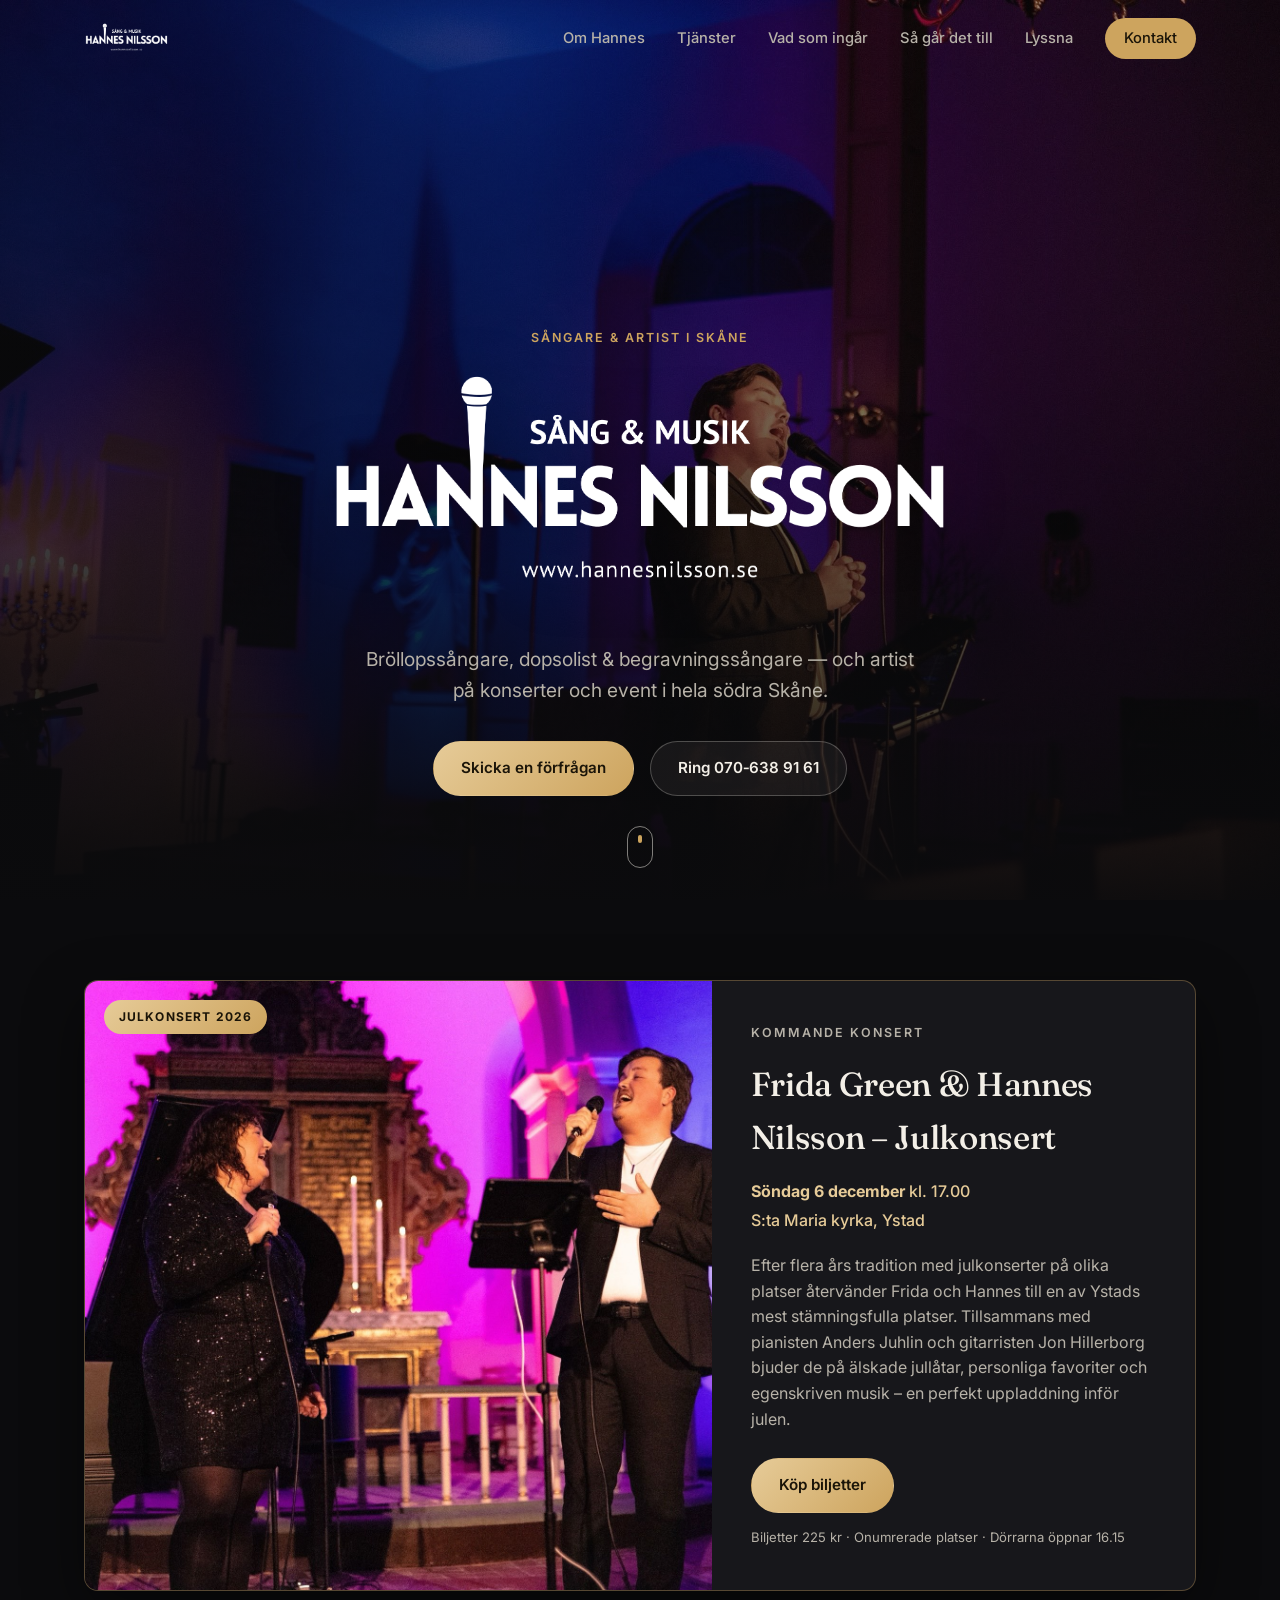
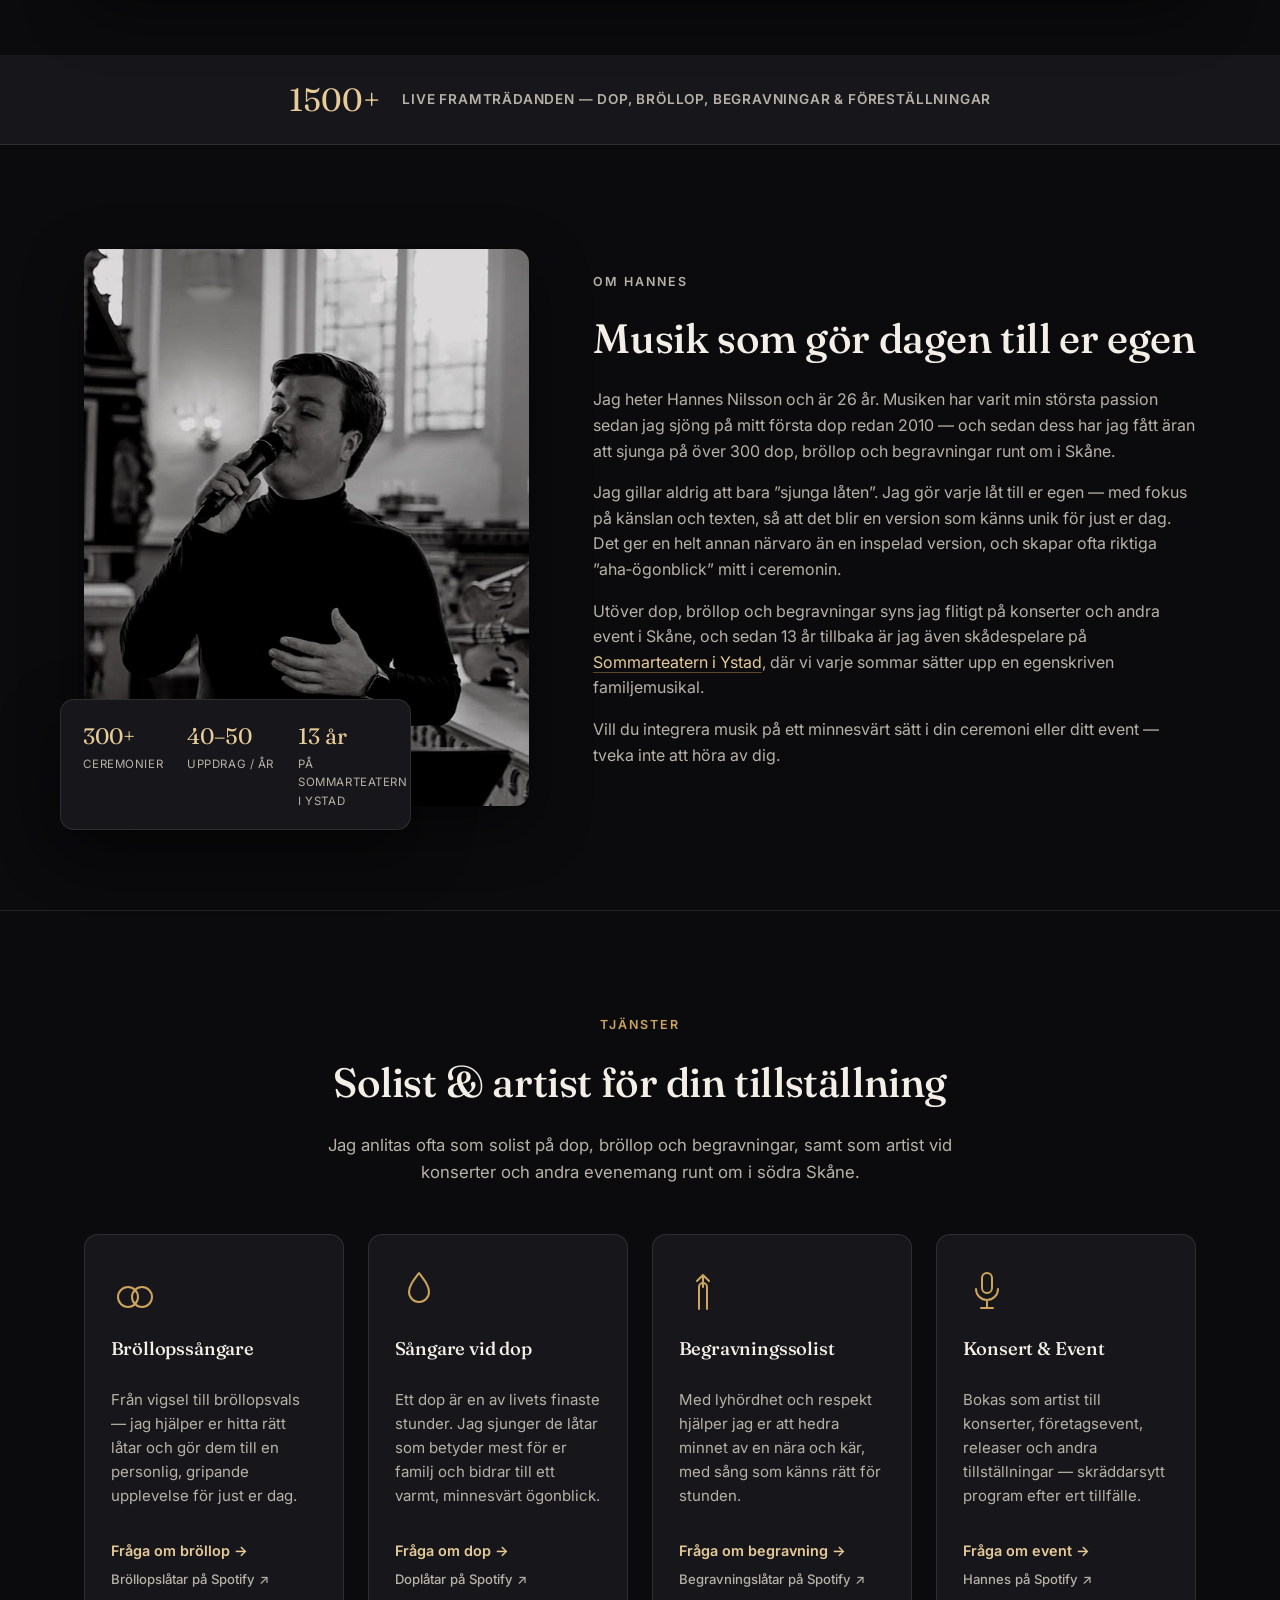
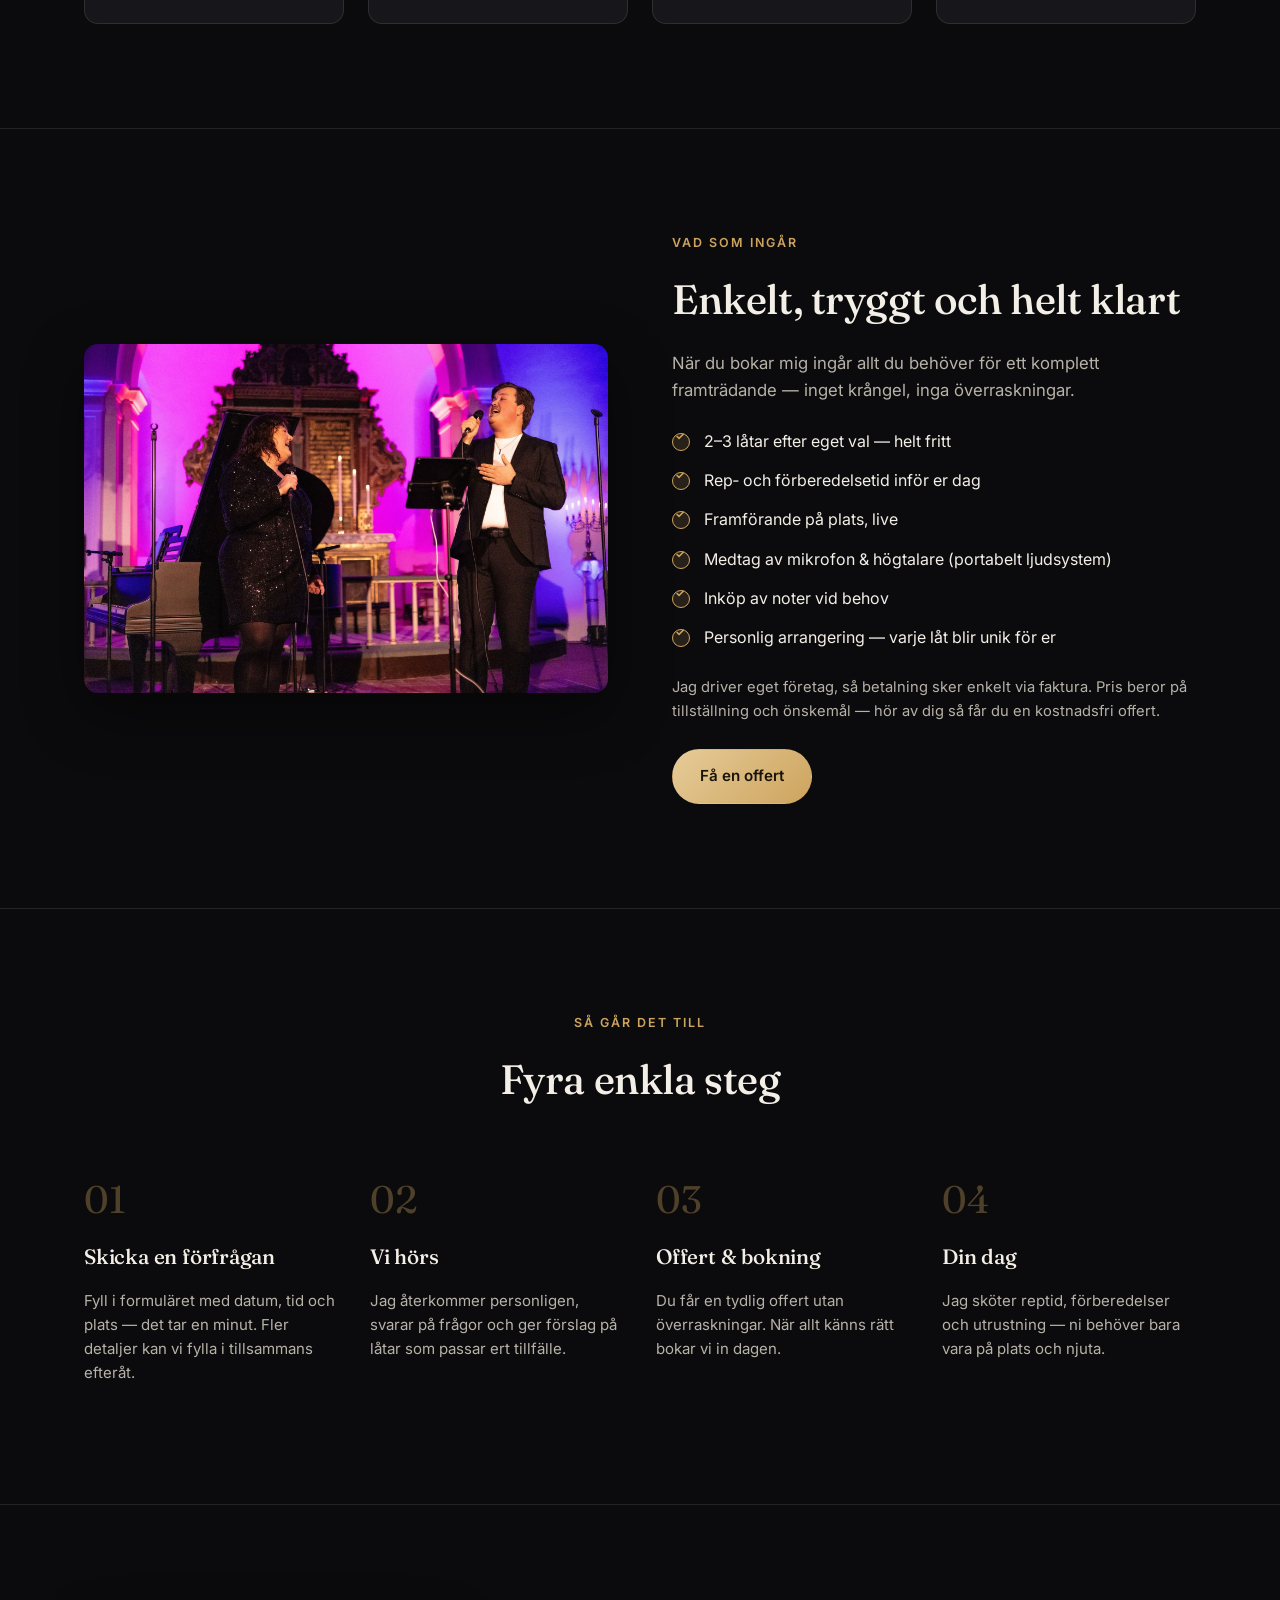
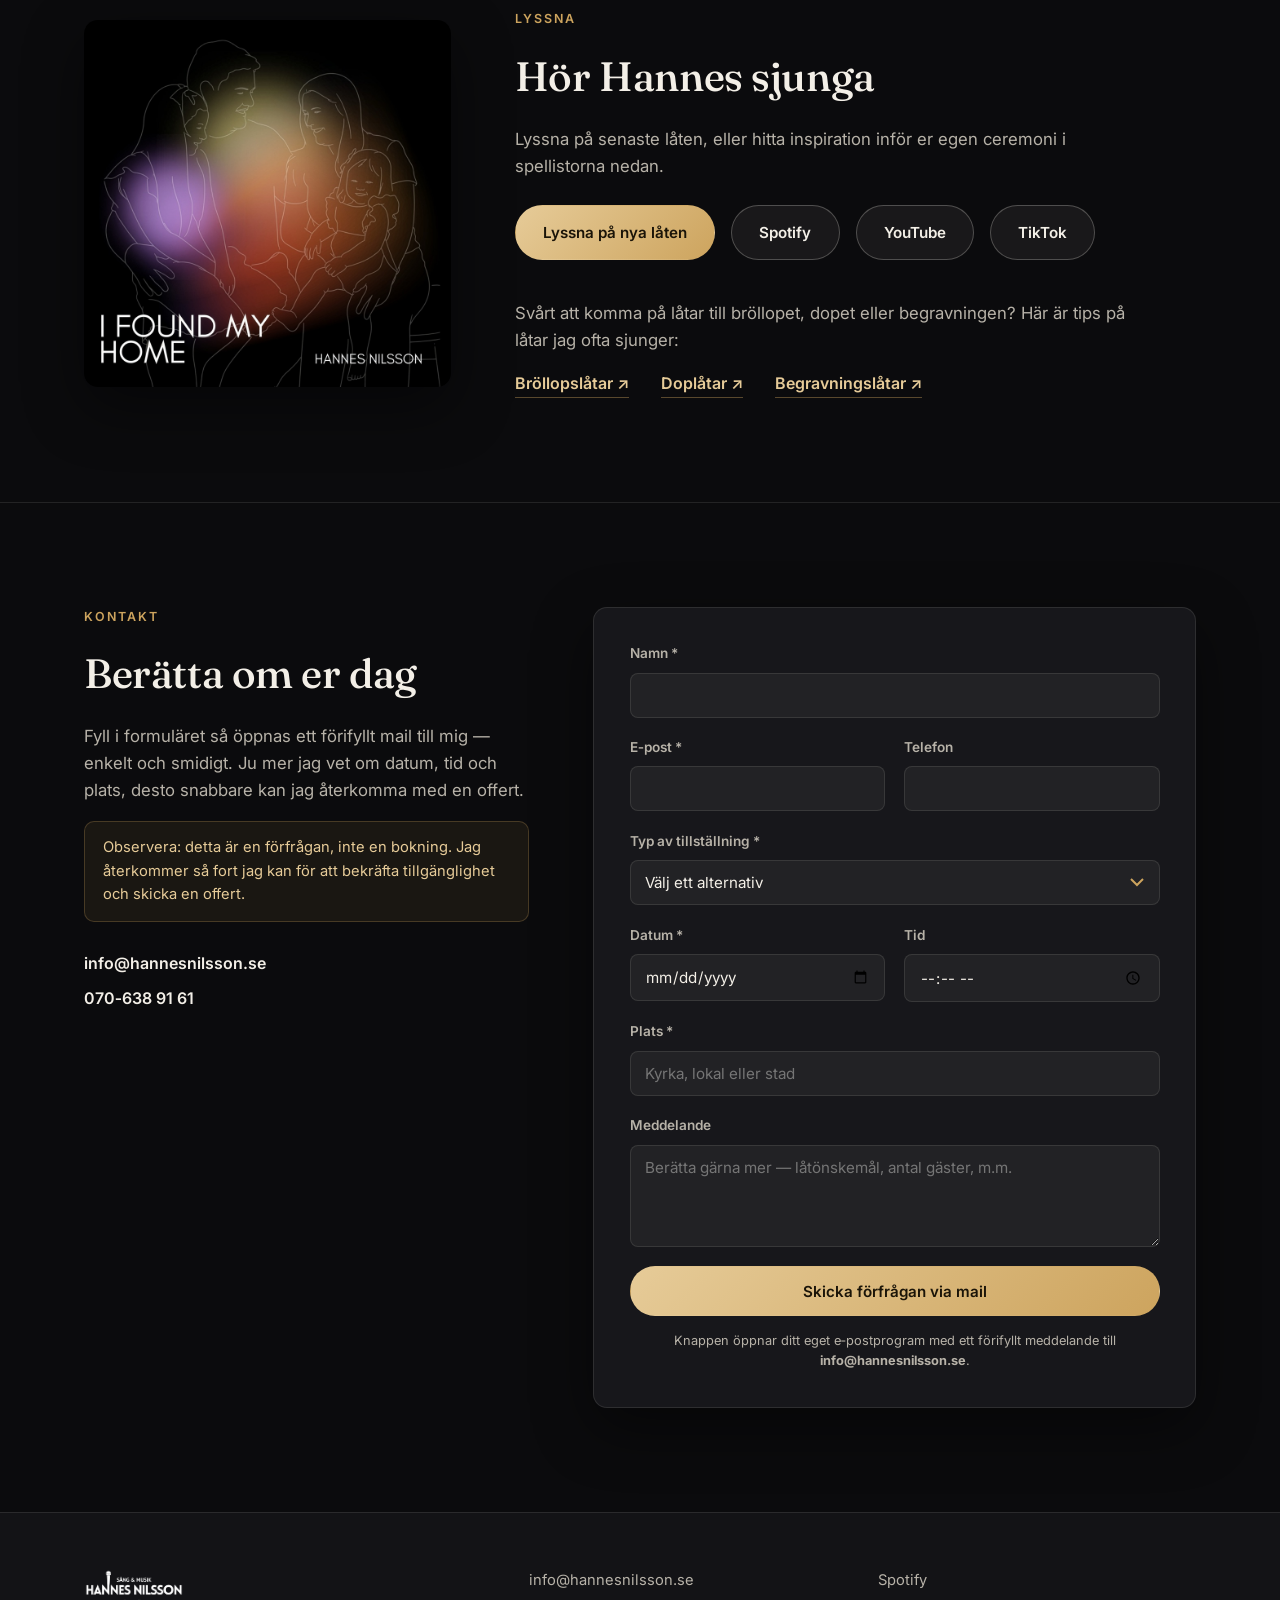
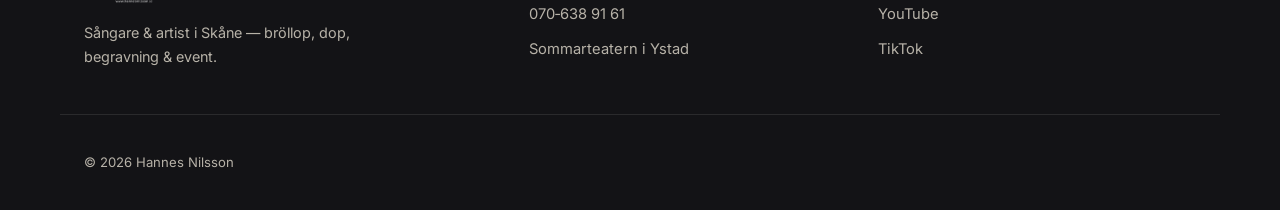
<file: index.html>
<!doctype html>
<html lang="sv">
<head>
<meta charset="UTF-8">
<meta name="viewport" content="width=device-width, initial-scale=1">
<title>Hannes Nilsson — Bröllopssångare, dopsolist &amp; begravningssångare i Skåne</title>
<meta name="description" content="Hannes Nilsson är sångare och artist i Skåne. Anlitas som solist vid bröllop, dop och begravning samt som artist på konserter och event. Hör av dig för en kostnadsfri offert.">
<meta property="og:title" content="Hannes Nilsson — Sångare &amp; Artist">
<meta property="og:description" content="Bröllopssångare, dopsolist &amp; begravningssångare i Skåne. Skicka en förfrågan idag.">
<meta property="og:type" content="website">
<meta property="og:image" content="assets/img/hero-solo.jpg">
<link rel="icon" href="data:,">
<link rel="preconnect" href="https://fonts.googleapis.com">
<link rel="preconnect" href="https://fonts.gstatic.com" crossorigin>
<link href="https://fonts.googleapis.com/css2?family=Fraunces:ital,opsz,wght@0,9..144,400;0,9..144,500;0,9..144,600;1,9..144,500&family=Inter:wght@400;500;600;700&display=swap" rel="stylesheet">
<link rel="stylesheet" href="css/style.css">
</head>
<body>

<header class="site-header" id="siteHeader">
  <div class="container header-inner">
    <a href="#top" class="brand">
      <img src="assets/logo/logo-horizontal-white.png" alt="Hannes Nilsson">
    </a>
    <nav class="main-nav" id="mainNav">
      <a href="#om">Om Hannes</a>
      <a href="#tjanster">Tjänster</a>
      <a href="#ingar">Vad som ingår</a>
      <a href="#process">Så går det till</a>
      <a href="#lyssna">Lyssna</a>
      <a href="#kontakt" class="nav-cta">Kontakt</a>
    </nav>
    <button class="nav-toggle" id="navToggle" aria-label="Öppna meny" aria-expanded="false">
      <span></span><span></span><span></span>
    </button>
  </div>
</header>

<main id="top">

  <section class="hero" id="hero">
    <img class="hero-bg" src="assets/img/hero-solo.jpg" alt="Hannes Nilsson sjunger i kyrka">
    <div class="hero-scrim"></div>
    <div class="container hero-inner">
      <p class="eyebrow">Sångare &amp; Artist i Skåne</p>
      <h1 class="hero-logo-wrap"><img class="hero-logo" src="assets/logo/logo-horizontal-white.png" alt="Hannes Nilsson"></h1>
      <p class="hero-lead">Bröllopssångare, dopsolist &amp; begravningssångare — och artist på konserter och event i hela södra Skåne.</p>
      <div class="hero-actions">
        <a href="#kontakt" class="btn btn-primary">Skicka en förfrågan</a>
        <a href="tel:0706389161" class="btn btn-ghost">Ring 070‑638 91 61</a>
      </div>
    </div>
    <a href="#om" class="scroll-cue" aria-label="Scrolla ned">
      <span></span>
    </a>
  </section>

  <section class="section concert" id="julkonsert">
    <div class="container">
      <div class="concert-card">
        <div class="concert-media">
          <img src="assets/img/hero-duet.jpg" alt="Frida Green och Hannes Nilsson sjunger tillsammans i kyrka">
          <span class="concert-badge">Julkonsert 2026</span>
        </div>
        <div class="concert-body">
          <p class="eyebrow">Kommande konsert</p>
          <h2>Frida Green &amp; Hannes Nilsson – Julkonsert</h2>
          <ul class="concert-facts">
            <li><strong>Söndag 6 december</strong> kl. 17.00</li>
            <li>S:ta Maria kyrka, Ystad</li>
          </ul>
          <p>Efter flera års tradition med julkonserter på olika platser återvänder Frida och Hannes till en av Ystads mest stämningsfulla platser. Tillsammans med pianisten Anders Juhlin och gitarristen Jon Hillerborg bjuder de på älskade jullåtar, personliga favoriter och egenskriven musik – en perfekt uppladdning inför julen.</p>
          <div class="concert-actions">
            <a href="https://nortic.se/ticket/show/356798?utm_source=spelning.se&amp;utm_medium=referral" target="_blank" rel="noopener" class="btn btn-primary">Köp biljetter</a>
            <span class="concert-note">Biljetter 225 kr · Onumrerade platser · Dörrarna öppnar 16.15</span>
          </div>
        </div>
      </div>
    </div>
  </section>

  <section class="stat-banner">
    <div class="container stat-banner-inner">
      <span class="stat-banner-num">1500+</span>
      <span class="stat-banner-text">Live framträdanden — dop, bröllop, begravningar &amp; föreställningar</span>
    </div>
  </section>

  <section class="section about" id="om">
    <div class="container about-grid">
      <div class="about-media">
        <img src="assets/img/portrait-bw.jpg" alt="Porträtt av Hannes Nilsson">
        <div class="about-stats">
          <div class="stat">
            <span class="stat-num">300+</span>
            <span class="stat-label">ceremonier</span>
          </div>
          <div class="stat">
            <span class="stat-num">40–50</span>
            <span class="stat-label">uppdrag / år</span>
          </div>
          <div class="stat">
            <span class="stat-num">13 år</span>
            <span class="stat-label">på Sommarteatern i Ystad</span>
          </div>
        </div>
      </div>
      <div class="about-text">
        <p class="eyebrow">Om Hannes</p>
        <h2>Musik som gör dagen till er egen</h2>
        <p>Jag heter Hannes Nilsson och är 26 år. Musiken har varit min största passion sedan jag sjöng på mitt första dop redan 2010 — och sedan dess har jag fått äran att sjunga på över 300 dop, bröllop och begravningar runt om i Skåne.</p>
        <p>Jag gillar aldrig att bara ”sjunga låten”. Jag gör varje låt till er egen — med fokus på känslan och texten, så att det blir en version som känns unik för just er dag. Det ger en helt annan närvaro än en inspelad version, och skapar ofta riktiga ”aha‑ögonblick” mitt i ceremonin.</p>
        <p>Utöver dop, bröllop och begravningar syns jag flitigt på konserter och andra event i Skåne, och sedan 13 år tillbaka är jag även skådespelare på <a href="http://www.sommarteaternystad.com/" target="_blank" rel="noopener">Sommarteatern i Ystad</a>, där vi varje sommar sätter upp en egenskriven familjemusikal.</p>
        <p>Vill du integrera musik på ett minnesvärt sätt i din ceremoni eller ditt event — tveka inte att höra av dig.</p>
      </div>
    </div>
  </section>

  <section class="section services" id="tjanster">
    <div class="container">
      <p class="eyebrow center">Tjänster</p>
      <h2 class="center">Solist &amp; artist för din tillställning</h2>
      <p class="section-lead center">Jag anlitas ofta som solist på dop, bröllop och begravningar, samt som artist vid konserter och andra evenemang runt om i södra Skåne.</p>

      <div class="service-grid">
        <article class="service-card" data-type="Bröllop">
          <div class="service-icon" aria-hidden="true">
            <svg viewBox="0 0 48 48" fill="none"><circle cx="17" cy="30" r="10" stroke="currentColor" stroke-width="2"/><circle cx="31" cy="30" r="10" stroke="currentColor" stroke-width="2"/></svg>
          </div>
          <h3>Bröllopssångare</h3>
          <p>Från vigsel till bröllopsvals — jag hjälper er hitta rätt låtar och gör dem till en personlig, gripande upplevelse för just er dag.</p>
          <div class="service-links">
            <button type="button" class="card-link" data-scroll-type="Bröllop">Fråga om bröllop →</button>
            <a href="https://open.spotify.com/playlist/3ad7R1jEEDEJs330SldKI5" target="_blank" rel="noopener" class="card-spotify">Bröllopslåtar på Spotify ↗</a>
          </div>
        </article>

        <article class="service-card" data-type="Dop">
          <div class="service-icon" aria-hidden="true">
            <svg viewBox="0 0 48 48" fill="none"><path d="M24 6c6 8 10 13 10 19a10 10 0 1 1-20 0c0-6 4-11 10-19Z" stroke="currentColor" stroke-width="2" stroke-linejoin="round"/></svg>
          </div>
          <h3>Sångare vid dop</h3>
          <p>Ett dop är en av livets finaste stunder. Jag sjunger de låtar som betyder mest för er familj och bidrar till ett varmt, minnesvärt ögonblick.</p>
          <div class="service-links">
            <button type="button" class="card-link" data-scroll-type="Dop">Fråga om dop →</button>
            <a href="https://open.spotify.com/playlist/5GzSpAzkr5sIXvFxuTjvmX" target="_blank" rel="noopener" class="card-spotify">Doplåtar på Spotify ↗</a>
          </div>
        </article>

        <article class="service-card" data-type="Begravning">
          <div class="service-icon" aria-hidden="true">
            <svg viewBox="0 0 48 48" fill="none"><path d="M20 42V20a4 4 0 0 1 8 0v22" stroke="currentColor" stroke-width="2" stroke-linecap="round"/><path d="M24 20V8m0 0 6 6m-6-6-6 6" stroke="currentColor" stroke-width="2" stroke-linecap="round" stroke-linejoin="round"/></svg>
          </div>
          <h3>Begravningssolist</h3>
          <p>Med lyhördhet och respekt hjälper jag er att hedra minnet av en nära och kär, med sång som känns rätt för stunden.</p>
          <div class="service-links">
            <button type="button" class="card-link" data-scroll-type="Begravning">Fråga om begravning →</button>
            <a href="https://open.spotify.com/playlist/5LZJmW4S07mraoAFjIUfoR" target="_blank" rel="noopener" class="card-spotify">Begravningslåtar på Spotify ↗</a>
          </div>
        </article>

        <article class="service-card" data-type="Konsert / Event">
          <div class="service-icon" aria-hidden="true">
            <svg viewBox="0 0 48 48" fill="none"><rect x="19" y="6" width="10" height="20" rx="5" stroke="currentColor" stroke-width="2"/><path d="M13 22a11 11 0 0 0 22 0M24 33v8m-6 0h12" stroke="currentColor" stroke-width="2" stroke-linecap="round"/></svg>
          </div>
          <h3>Konsert &amp; Event</h3>
          <p>Bokas som artist till konserter, företagsevent, releaser och andra tillställningar — skräddarsytt program efter ert tillfälle.</p>
          <div class="service-links">
            <button type="button" class="card-link" data-scroll-type="Konsert / Event">Fråga om event →</button>
            <a href="https://open.spotify.com/artist/4BUdd2lfVuSGVn6GYy07Is" target="_blank" rel="noopener" class="card-spotify">Hannes på Spotify ↗</a>
          </div>
        </article>
      </div>
    </div>
  </section>

  <section class="section includes" id="ingar">
    <div class="container includes-grid">
      <div class="includes-media">
        <img src="assets/img/hero-duet.jpg" alt="Hannes Nilsson framträder tillsammans med sångerska i kyrka">
      </div>
      <div class="includes-text">
        <p class="eyebrow">Vad som ingår</p>
        <h2>Enkelt, tryggt och helt klart</h2>
        <p class="section-lead">När du bokar mig ingår allt du behöver för ett komplett framträdande — inget krångel, inga överraskningar.</p>
        <ul class="checklist">
          <li>2–3 låtar efter eget val — helt fritt</li>
          <li>Rep‑ och förberedelsetid inför er dag</li>
          <li>Framförande på plats, live</li>
          <li>Medtag av mikrofon &amp; högtalare (portabelt ljudsystem)</li>
          <li>Inköp av noter vid behov</li>
          <li>Personlig arrangering — varje låt blir unik för er</li>
        </ul>
        <p class="fine-note">Jag driver eget företag, så betalning sker enkelt via faktura. Pris beror på tillställning och önskemål — hör av dig så får du en kostnadsfri offert.</p>
        <a href="#kontakt" class="btn btn-primary">Få en offert</a>
      </div>
    </div>
  </section>

  <section class="section process" id="process">
    <div class="container">
      <p class="eyebrow center">Så går det till</p>
      <h2 class="center">Fyra enkla steg</h2>
      <div class="process-grid">
        <div class="process-step">
          <span class="step-num">01</span>
          <h3>Skicka en förfrågan</h3>
          <p>Fyll i formuläret med datum, tid och plats — det tar en minut. Fler detaljer kan vi fylla i tillsammans efteråt.</p>
        </div>
        <div class="process-step">
          <span class="step-num">02</span>
          <h3>Vi hörs</h3>
          <p>Jag återkommer personligen, svarar på frågor och ger förslag på låtar som passar ert tillfälle.</p>
        </div>
        <div class="process-step">
          <span class="step-num">03</span>
          <h3>Offert &amp; bokning</h3>
          <p>Du får en tydlig offert utan överraskningar. När allt känns rätt bokar vi in dagen.</p>
        </div>
        <div class="process-step">
          <span class="step-num">04</span>
          <h3>Din dag</h3>
          <p>Jag sköter reptid, förberedelser och utrustning — ni behöver bara vara på plats och njuta.</p>
        </div>
      </div>
    </div>
  </section>

  <section class="section music" id="lyssna">
    <div class="container music-grid">
      <div class="music-cover">
        <img src="assets/img/album-cover.jpg" alt="I Found My Home — Hannes Nilsson">
      </div>
      <div class="music-text">
        <p class="eyebrow">Lyssna</p>
        <h2>Hör Hannes sjunga</h2>
        <p class="section-lead">Lyssna på senaste låten, eller hitta inspiration inför er egen ceremoni i spellistorna nedan.</p>
        <div class="music-links">
          <a href="https://ffm.to/i-found-my-home-" target="_blank" rel="noopener" class="btn btn-primary">Lyssna på nya låten</a>
          <a href="https://open.spotify.com/artist/4BUdd2lfVuSGVn6GYy07Is" target="_blank" rel="noopener" class="btn btn-ghost">Spotify</a>
          <a href="https://www.youtube.com/@HannesNilsson00/videos" target="_blank" rel="noopener" class="btn btn-ghost">YouTube</a>
          <a href="https://www.tiktok.com/@hannesnilsson20" target="_blank" rel="noopener" class="btn btn-ghost">TikTok</a>
        </div>

        <p class="section-lead" style="margin-top:2.5rem">Svårt att komma på låtar till bröllopet, dopet eller begravningen? Här är tips på låtar jag ofta sjunger:</p>
        <div class="playlist-links">
          <a href="https://open.spotify.com/playlist/3ad7R1jEEDEJs330SldKI5" target="_blank" rel="noopener">Bröllopslåtar ↗</a>
          <a href="https://open.spotify.com/playlist/5GzSpAzkr5sIXvFxuTjvmX" target="_blank" rel="noopener">Doplåtar ↗</a>
          <a href="https://open.spotify.com/playlist/5LZJmW4S07mraoAFjIUfoR" target="_blank" rel="noopener">Begravningslåtar ↗</a>
        </div>
      </div>
    </div>
  </section>

  <section class="section contact" id="kontakt">
    <div class="container contact-grid">
      <div class="contact-info">
        <p class="eyebrow">Kontakt</p>
        <h2>Berätta om er dag</h2>
        <p class="section-lead">Fyll i formuläret så öppnas ett förifyllt mail till mig — enkelt och smidigt. Ju mer jag vet om datum, tid och plats, desto snabbare kan jag återkomma med en offert.</p>
        <p class="request-note">Observera: detta är en förfrågan, inte en bokning. Jag återkommer så fort jag kan för att bekräfta tillgänglighet och skicka en offert.</p>

        <div class="contact-direct">
          <a href="mailto:info@hannesnilsson.se">info@hannesnilsson.se</a>
          <a href="tel:0706389161">070‑638 91 61</a>
        </div>
      </div>

      <form class="contact-form" id="contactForm" novalidate>
        <div class="form-row">
          <label for="fname">Namn *</label>
          <input type="text" id="fname" name="name" required autocomplete="name">
        </div>
        <div class="form-row two-col">
          <div>
            <label for="femail">E‑post *</label>
            <input type="email" id="femail" name="email" required autocomplete="email">
          </div>
          <div>
            <label for="fphone">Telefon</label>
            <input type="tel" id="fphone" name="phone" autocomplete="tel">
          </div>
        </div>
        <div class="form-row">
          <label for="ftype">Typ av tillställning *</label>
          <select id="ftype" name="type" required>
            <option value="" disabled selected>Välj ett alternativ</option>
            <option value="Bröllop">Bröllop</option>
            <option value="Dop">Dop</option>
            <option value="Begravning">Begravning</option>
            <option value="Konsert / Event">Konsert / Event</option>
            <option value="Annat">Annat</option>
          </select>
        </div>
        <div class="form-row two-col">
          <div>
            <label for="fdate">Datum *</label>
            <input type="date" id="fdate" name="date" required>
          </div>
          <div>
            <label for="ftime">Tid</label>
            <input type="time" id="ftime" name="time">
          </div>
        </div>
        <div class="form-row">
          <label for="fplace">Plats *</label>
          <input type="text" id="fplace" name="place" placeholder="Kyrka, lokal eller stad" required>
        </div>
        <div class="form-row">
          <label for="fmessage">Meddelande</label>
          <textarea id="fmessage" name="message" rows="4" placeholder="Berätta gärna mer — låtönskemål, antal gäster, m.m."></textarea>
        </div>
        <button type="submit" class="btn btn-primary btn-block">Skicka förfrågan via mail</button>
        <p class="form-fine">Knappen öppnar ditt eget e‑postprogram med ett förifyllt meddelande till <strong>info@hannesnilsson.se</strong>.</p>
      </form>
    </div>
  </section>

</main>

<footer class="site-footer">
  <div class="container footer-inner">
    <div class="footer-brand">
      <img class="footer-logo" src="assets/logo/logo-horizontal-white.png" alt="Hannes Nilsson">
      <p>Sångare &amp; artist i Skåne — bröllop, dop, begravning &amp; event.</p>
    </div>
    <div class="footer-links">
      <a href="mailto:info@hannesnilsson.se">info@hannesnilsson.se</a>
      <a href="tel:0706389161">070‑638 91 61</a>
      <a href="http://www.sommarteaternystad.com/" target="_blank" rel="noopener">Sommarteatern i Ystad</a>
    </div>
    <div class="footer-social">
      <a href="https://open.spotify.com/artist/4BUdd2lfVuSGVn6GYy07Is" target="_blank" rel="noopener">Spotify</a>
      <a href="https://www.youtube.com/@HannesNilsson00/videos" target="_blank" rel="noopener">YouTube</a>
      <a href="https://www.tiktok.com/@hannesnilsson20" target="_blank" rel="noopener">TikTok</a>
    </div>
  </div>
  <div class="container footer-bottom">
    <p>&copy; <span id="year"></span> Hannes Nilsson</p>
  </div>
</footer>

<script src="js/main.js"></script>
</body>
</html>
</file>
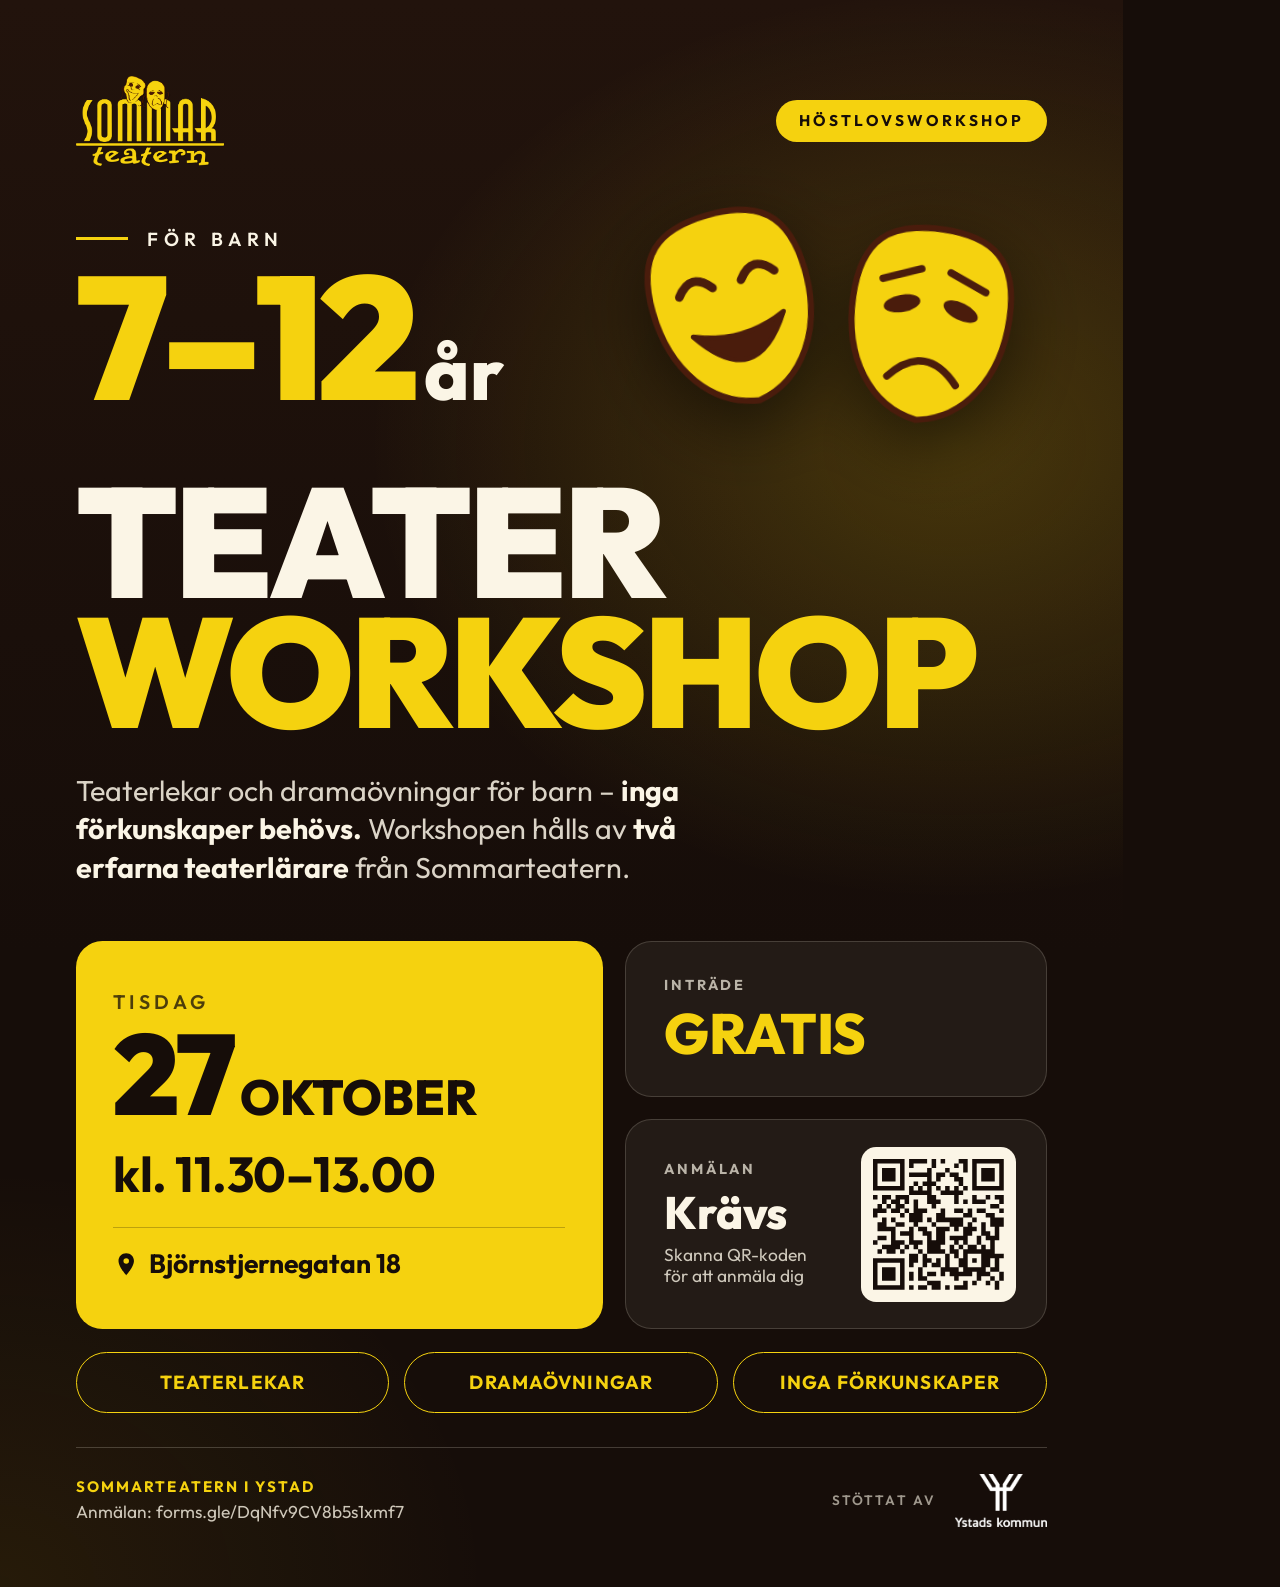
<file: affisch-workshop/affisch.html>
<!doctype html>
<html lang="sv">
<head>
<meta charset="utf-8">
<title>Teater Workshop – Höstlov</title>
<link rel="preconnect" href="https://fonts.googleapis.com">
<link rel="preconnect" href="https://fonts.gstatic.com" crossorigin>
<link href="https://fonts.googleapis.com/css2?family=Outfit:wght@400;500;600;700;800;900&display=swap" rel="stylesheet">
<style>
  @page { size: 297mm 420mm; margin: 0; }
  :root{
    --bg:#160d09;
    --bg2:#22130c;
    --yellow:#f5d20f;
    --brown:#4a1c0c;
    --cream:#fbf5e6;
  }
  *{ box-sizing:border-box; margin:0; padding:0; }
  html,body{ width:297mm; height:420mm; background:var(--bg); }
  body{ font-family:"Outfit","Helvetica Neue",Arial,sans-serif; color:var(--cream); -webkit-font-smoothing:antialiased; }

  .poster{
    position:relative; width:297mm; height:420mm; overflow:hidden;
    background:
      radial-gradient(900px 700px at 85% 28%, rgba(245,210,15,.20), transparent 65%),
      radial-gradient(700px 600px at 0% 100%, rgba(245,210,15,.07), transparent 70%),
      linear-gradient(180deg, var(--bg2) 0%, var(--bg) 60%);
    padding:20mm 20mm 16mm;
    display:flex; flex-direction:column;
  }

  /* top bar */
  .top{ display:flex; justify-content:space-between; align-items:center; position:relative; z-index:3; }
  .logo{ height:24mm; display:block; }
  .tag{
    font-weight:700; font-size:4.1mm; letter-spacing:.22em; text-transform:uppercase;
    color:var(--bg); background:var(--yellow); padding:3mm 6mm; border-radius:100px;
  }

  /* masks graphic */
  .hero{ position:relative; z-index:2; margin-top:6mm; height:72mm; }
  .age{ position:absolute; left:0; top:10mm; }
  .age .k{ font-weight:600; font-size:5mm; letter-spacing:.28em; text-transform:uppercase; color:var(--cream); display:flex; align-items:center; gap:5mm; margin-bottom:3mm; }
  .age .k::before{ content:""; width:14mm; height:.9mm; background:var(--yellow); }
  .age .n{ font-weight:900; font-size:46mm; line-height:.85; letter-spacing:-.04em; color:var(--yellow); }
  .age .n small{ font-size:20mm; letter-spacing:0; font-weight:800; margin-left:3mm; color:var(--cream); }
  .masks{
    position:absolute; right:-8mm; top:-8mm; width:124mm; height:auto;
    filter:drop-shadow(0 6mm 9mm rgba(0,0,0,.5));
    transform:rotate(-3deg);
  }

  /* headline */
  .head{ position:relative; z-index:2; margin-top:4mm; }
  .eyebrow{
    font-weight:600; font-size:5mm; letter-spacing:.28em; text-transform:uppercase; color:var(--yellow);
    display:flex; align-items:center; gap:5mm; margin-bottom:5mm;
  }
  .eyebrow::before{ content:""; width:16mm; height:.9mm; background:var(--yellow); }
  h1{
    font-weight:900; text-transform:uppercase; line-height:.84; letter-spacing:-.025em;
    font-size:41mm; color:var(--cream); white-space:nowrap;
  }
  h1 span{ display:block; }
  h1 .y{ color:var(--yellow); }

  .lead{
    position:relative; z-index:2; margin-top:9mm; max-width:175mm;
    font-weight:400; font-size:7.6mm; line-height:1.35; color:rgba(251,245,230,.86);
  }
  .lead b{ font-weight:700; color:var(--cream); }

  /* info cards */
  .info{ position:relative; z-index:2; margin-top:auto; padding-top:8mm; display:grid; grid-template-columns:1.25fr 1fr; gap:6mm; }
  .card{
    border-radius:7mm; padding:9mm 10mm;
    background:rgba(251,245,230,.06);
    border:.3mm solid rgba(251,245,230,.16);
  }
  .card.date{ background:var(--yellow); color:var(--bg); border:none; display:flex; flex-direction:column; justify-content:center; }
  .label{ font-weight:700; font-size:3.8mm; letter-spacing:.2em; text-transform:uppercase; opacity:.7; margin-bottom:3mm; }
  .date .big{ font-weight:900; font-size:30mm; line-height:.9; letter-spacing:-.03em; }
  .date .big small{ font-size:13mm; font-weight:800; letter-spacing:0; margin-left:2mm; text-transform:uppercase; }
  .date .time{ margin-top:5mm; font-weight:700; font-size:13mm; letter-spacing:-.01em; }
  .date .day{ font-weight:600; font-size:5.2mm; letter-spacing:.2em; text-transform:uppercase; margin-bottom:2mm; opacity:.75; }

  .stack{ display:grid; grid-template-rows:1fr 1fr; gap:6mm; }
  .card .v{ font-weight:800; font-size:12mm; line-height:1; letter-spacing:-.01em; }
  .card .v.free{ color:var(--yellow); font-size:15mm; text-transform:uppercase; }
  .card .s{ margin-top:2.5mm; font-size:5mm; opacity:.8; line-height:1.25; }

  .date .place{ margin-top:6mm; display:flex; align-items:center; gap:2.5mm; font-weight:700; font-size:7mm; padding-top:5mm; border-top:.5mm solid rgba(22,13,9,.25); }
  .date .place svg{ width:7mm; height:7mm; flex:none; }
  .stack{ grid-template-rows:auto 1fr; }
  .card.reg{ display:flex; align-items:center; justify-content:space-between; gap:6mm; padding:7mm 8mm 7mm 10mm; }
  .card .s{ font-size:4.6mm; max-width:42mm; }
  .qrtile{ background:var(--cream); border-radius:4mm; padding:3.2mm; width:41mm; height:41mm; flex:none; }
  .qrtile .qr{ width:100%; height:100%; display:block; }

  /* chips */
  .chips{ position:relative; z-index:2; display:flex; gap:4mm; margin-top:6mm; }
  .chip{
    flex:1; text-align:center; padding:4.6mm 2mm; border-radius:100px;
    border:.4mm solid var(--yellow); color:var(--yellow);
    font-weight:700; font-size:5mm; letter-spacing:.06em; text-transform:uppercase;
  }

  /* footer */
  .foot{
    position:relative; z-index:2; margin-top:9mm; padding-top:7mm;
    border-top:.3mm solid rgba(251,245,230,.2);
    display:flex; justify-content:space-between; align-items:center;
  }
  .foot .left{ font-size:4.6mm; line-height:1.35; color:rgba(251,245,230,.8); }
  .foot .left b{ color:var(--yellow); font-weight:700; letter-spacing:.14em; text-transform:uppercase; font-size:4mm; display:block; margin-bottom:1mm; }
  .support{ display:flex; align-items:center; gap:5mm; font-size:3.6mm; letter-spacing:.16em; text-transform:uppercase; color:rgba(251,245,230,.6); font-weight:600; }
  .support img{ height:14mm; display:block; }
</style>
</head>
<body>
<main class="poster">
    <header class="top">
    <img class="logo" src="sommarteatern-logga.png" alt="Sommarteatern i Ystad">
    <div class="tag">Höstlovsworkshop</div>
  </header>

  <section class="hero">
    <div class="age"><div class="k">För barn</div><div class="n">7–12<small>år</small></div></div>
    <svg class="masks" viewBox="-130 -110 380 250" aria-hidden="true">
      <defs>
        <path id="face" d="M0,-72 C42,-72 64,-56 64,-8 C64,42 38,78 0,84 C-38,78 -64,42 -64,-8 C-64,-56 -42,-72 0,-72Z"/>
      </defs>
      <!-- komedi -->
      <g transform="translate(-30 0) rotate(-13)">
        <use href="#face" fill="#f5d20f" stroke="#4a1c0c" stroke-width="5" stroke-linejoin="round"/>
        <g fill="none" stroke="#4a1c0c" stroke-width="7" stroke-linecap="round">
          <path d="M-40,-14 Q-26,-32 -12,-14"/><path d="M12,-14 Q26,-32 40,-14"/>
        </g>
        <path d="M-38,20 Q0,78 38,20 Q0,36 -38,20Z" fill="#4a1c0c" stroke="#4a1c0c" stroke-width="4" stroke-linejoin="round"/>
      </g>
      <!-- tragedi -->
      <g transform="translate(130 22) rotate(11)">
        <use href="#face" fill="#f5d20f" stroke="#4a1c0c" stroke-width="5" stroke-linejoin="round"/>
        <g fill="#4a1c0c">
          <ellipse cx="-24" cy="-8" rx="15" ry="7" transform="rotate(-18 -24 -8)"/>
          <ellipse cx="24" cy="-8" rx="15" ry="7" transform="rotate(18 24 -8)"/>
        </g>
        <g fill="none" stroke="#4a1c0c" stroke-width="6" stroke-linecap="round">
          <path d="M-42,-26 L-12,-38"/><path d="M12,-38 L42,-26"/>
          <path d="M-28,52 Q0,20 28,52"/>
        </g>
      </g>
    </svg>
  </section>

  <section class="head">
    <h1><span>Teater</span><span class="y">Workshop</span></h1>
  </section>

  <p class="lead">Teaterlekar och dramaövningar för barn – <b>inga förkunskaper behövs.</b> Workshopen hålls av <b>två erfarna teaterlärare</b> från Sommarteatern.</p>

  <section class="info">
    <div class="card date">
      <div class="day">Tisdag</div>
      <div class="big">27<small>oktober</small></div>
      <div class="time">kl. 11.30–13.00</div>
      <div class="place"><svg viewBox="0 0 24 24" aria-hidden="true"><path d="M12 2C8 2 5 5 5 9c0 5.2 7 13 7 13s7-7.8 7-13c0-4-3-7-7-7zm0 9.5A2.5 2.5 0 1 1 12 6.500a2.5 2.5 0 0 1 0 5z" fill="currentColor"/></svg>Björnstjernegatan 18</div>
    </div>
    <div class="stack">
      <div class="card">
        <div class="label">Inträde</div>
        <div class="v free">Gratis</div>
      </div>
      <div class="card reg">
        <div class="regtext">
          <div class="label">Anmälan</div>
          <div class="v">Krävs</div>
          <div class="s">Skanna QR-koden för att anmäla dig</div>
        </div>
        <div class="qrtile"><svg xmlns="http://www.w3.org/2000/svg" viewBox="0 0 290 290" class="qr" role="img" aria-label="QR-kod till anmälan"><path transform="scale(10)" class="qrline" stroke="#160d09" d="M0 0.5h7m1 0h4m1 0h1m1 0h1m3 0h2m1 0h7m-29 1h1m5 0h1m1 0h1m4 0h1m4 0h1m1 0h1m1 0h1m5 0h1m-29 1h1m1 0h3m1 0h1m5 0h1m3 0h1m3 0h1m1 0h1m1 0h3m1 0h1m-29 1h1m1 0h3m1 0h1m1 0h5m1 0h2m1 0h2m3 0h1m1 0h3m1 0h1m-29 1h1m1 0h3m1 0h1m5 0h1m1 0h1m3 0h2m2 0h1m1 0h3m1 0h1m-29 1h1m5 0h1m2 0h1m1 0h3m5 0h1m2 0h1m5 0h1m-29 1h7m1 0h1m1 0h1m1 0h1m1 0h1m1 0h1m1 0h1m1 0h1m1 0h7m-21 1h5m2 0h5m-20 1h1m1 0h2m1 0h3m4 0h2m4 0h1m3 0h1m2 0h1m1 0h2m-27 1h1m1 0h2m1 0h1m1 0h1m2 0h3m3 0h1m1 0h1m1 0h3m3 0h1m-28 1h1m1 0h1m1 0h2m2 0h1m3 0h1m12 0h2m-28 1h3m1 0h2m1 0h1m1 0h3m3 0h1m2 0h2m1 0h1m1 0h2m3 0h1m-29 1h1m5 0h1m1 0h3m3 0h2m4 0h2m3 0h2m-25 1h1m1 0h1m3 0h3m1 0h1m1 0h6m2 0h1m3 0h3m-28 1h2m2 0h2m2 0h1m3 0h1m3 0h3m1 0h1m2 0h1m1 0h3m-28 1h4m3 0h1m1 0h2m2 0h3m1 0h1m1 0h3m1 0h1m2 0h1m-24 1h1m1 0h3m2 0h2m1 0h2m4 0h2m2 0h2m1 0h1m-27 1h2m1 0h1m3 0h1m3 0h1m1 0h2m1 0h4m2 0h1m1 0h3m-28 1h1m3 0h3m1 0h3m1 0h4m2 0h1m1 0h1m2 0h1m2 0h1m-25 1h4m1 0h1m1 0h1m2 0h3m2 0h1m1 0h1m1 0h2m1 0h1m1 0h1m-26 1h1m1 0h2m1 0h1m3 0h1m1 0h4m1 0h2m1 0h7m-19 1h2m1 0h1m4 0h1m1 0h1m1 0h1m3 0h5m-29 1h7m1 0h2m1 0h2m1 0h1m1 0h1m2 0h2m1 0h1m1 0h2m1 0h1m-28 1h1m5 0h1m1 0h1m2 0h1m1 0h2m1 0h1m2 0h2m3 0h2m1 0h1m-28 1h1m1 0h3m1 0h1m3 0h1m4 0h4m1 0h5m1 0h2m-28 1h1m1 0h3m1 0h1m1 0h1m1 0h1m1 0h2m1 0h1m1 0h5m1 0h3m2 0h1m-29 1h1m1 0h3m1 0h1m1 0h1m1 0h2m6 0h1m4 0h1m2 0h1m1 0h1m-29 1h1m5 0h1m5 0h3m5 0h1m1 0h1m2 0h1m1 0h1m-28 1h7m1 0h1m1 0h2m1 0h2m1 0h1m1 0h3m6 0h1"/></svg>
</div>
      </div>
    </div>
  </section>

  <section class="chips">
    <div class="chip">Teaterlekar</div>
    <div class="chip">Dramaövningar</div>
    <div class="chip">Inga förkunskaper</div>
  </section>

  <footer class="foot">
    <div class="left"><b>Sommarteatern i Ystad</b>Anmälan: forms.gle/DqNfv9CV8b5s1xmf7</div>
    <div class="support"><span>Stöttat av</span><img src="ystad-kommun-negativ.png" alt="Ystads kommun"></div>
  </footer>
</main>
</body>
</html>
</file>
<file: css/style.css>
/* ---------- Tokens ---------- */
:root{
  --bg: #0b0b0d;
  --bg-alt: #131316;
  --panel: #17171b;
  --text: #f3efe7;
  --text-muted: #b7b2a8;
  --gold: #cda45e;
  --gold-soft: #e6cb98;
  --line: rgba(243,239,231,0.1);
  --shadow: 0 20px 60px rgba(0,0,0,0.45);
  --radius: 14px;
  --serif: "Fraunces", Georgia, serif;
  --sans: "Inter", -apple-system, BlinkMacSystemFont, "Segoe UI", sans-serif;
  --maxw: 1160px;
}

@media (prefers-color-scheme: light){
  :root:not([data-theme="dark"]){ }
}

*,*::before,*::after{ box-sizing: border-box; }
html{ scroll-behavior: smooth; }
body{
  margin:0;
  background: var(--bg);
  color: var(--text);
  font-family: var(--sans);
  font-size: 16px;
  line-height: 1.6;
  -webkit-font-smoothing: antialiased;
}
img{ max-width:100%; display:block; }
a{ color: inherit; text-decoration: none; }
ul{ margin:0; padding:0; list-style:none; }
button{ font-family: inherit; cursor:pointer; }

.container{
  max-width: var(--maxw);
  margin: 0 auto;
  padding: 0 24px;
}

.eyebrow{
  font-family: var(--sans);
  text-transform: uppercase;
  letter-spacing: 0.16em;
  font-size: 0.78rem;
  font-weight: 600;
  color: var(--gold);
  margin: 0 0 0.9rem;
}
.eyebrow.center{ text-align:center; }
.center{ text-align:center; }

h1,h2,h3{
  font-family: var(--serif);
  font-weight: 500;
  color: var(--text);
  margin: 0 0 1rem;
  letter-spacing: -0.01em;
}
h2{ font-size: clamp(1.9rem, 3.2vw, 2.6rem); }
h3{ font-size: 1.3rem; }

.section-lead{
  color: var(--text-muted);
  max-width: 640px;
  font-size: 1.05rem;
}
.section-lead.center{ margin-left:auto; margin-right:auto; }

.section{ padding: 6.5rem 0; position: relative; }
.section + .section{ border-top: 1px solid var(--line); }

/* ---------- Buttons ---------- */
.btn{
  display: inline-flex;
  align-items: center;
  justify-content: center;
  gap: 0.5rem;
  padding: 0.9rem 1.7rem;
  border-radius: 999px;
  font-weight: 600;
  font-size: 0.95rem;
  border: 1px solid transparent;
  transition: transform 0.2s ease, background 0.2s ease, border-color 0.2s ease, color .2s ease;
  white-space: nowrap;
}
.btn-primary{
  background: linear-gradient(135deg, var(--gold-soft), var(--gold));
  color: #1a1408;
}
.btn-primary:hover{ transform: translateY(-2px); }
.btn-ghost{
  background: rgba(243,239,231,0.06);
  border-color: rgba(243,239,231,0.25);
  color: var(--text);
}
.btn-ghost:hover{ border-color: var(--gold); color: var(--gold-soft); }
.btn-block{ width:100%; }

/* ---------- Header ---------- */
.site-header{
  position: fixed;
  top:0; left:0; right:0;
  z-index: 500;
  padding: 18px 0;
  transition: background 0.3s ease, padding 0.3s ease, backdrop-filter .3s ease;
}
.site-header.scrolled{
  background: rgba(11,11,13,0.85);
  backdrop-filter: blur(10px);
  padding: 12px 0;
  border-bottom: 1px solid var(--line);
}
.header-inner{
  display:flex;
  align-items:center;
  justify-content: space-between;
}
.brand{
  display: flex;
  align-items: center;
}
.brand img{
  height: 34px;
  width: auto;
  display: block;
}
.main-nav{
  display:flex;
  align-items:center;
  gap: 2rem;
}
.main-nav a{
  font-size: 0.92rem;
  font-weight: 500;
  color: var(--text-muted);
  transition: color .2s ease;
}
.main-nav a:hover{ color: var(--text); }
.main-nav a.nav-cta{
  color: #1a1408;
  background: var(--gold);
  padding: 0.55rem 1.2rem;
  border-radius: 999px;
}
.main-nav a.nav-cta:hover{ color:#1a1408; opacity: .9; }

.nav-toggle{
  display:none;
  flex-direction: column;
  gap: 5px;
  background: none;
  border: none;
  padding: 8px;
}
.nav-toggle span{
  width: 22px; height:2px; background: var(--text);
  transition: transform .25s ease, opacity .25s ease;
}

/* ---------- Hero ---------- */
.hero{
  position: relative;
  min-height: 100svh;
  display:flex;
  align-items:flex-end;
  overflow:hidden;
}
.hero-bg{
  position:absolute; inset:0;
  width:100%; height:100%;
  object-fit: cover;
  object-position: center 30%;
}
.hero-scrim{
  position:absolute; inset:0;
  background:
    linear-gradient(0deg, rgba(11,11,13,0.97) 0%, rgba(11,11,13,0.55) 45%, rgba(11,11,13,0.35) 100%),
    linear-gradient(90deg, rgba(11,11,13,0.5) 0%, rgba(11,11,13,0.1) 60%);
}
.hero-inner{
  position: relative;
  padding-bottom: 6.5rem;
  padding-top: 8rem;
  max-width: 760px;
  margin: 0 auto;
  text-align: center;
}
.hero-logo-wrap{
  margin: 0 0 1.6rem;
  line-height: 0;
}
.hero-logo{
  width: min(640px, 82vw);
  height: auto;
  margin: 0 auto;
  filter: drop-shadow(0 6px 30px rgba(0,0,0,0.35));
}
.hero-lead{
  font-size: 1.2rem;
  color: var(--text-muted);
  max-width: 560px;
  margin: 0 auto 2.2rem;
}
.hero-actions{
  display:flex; flex-wrap: wrap; gap: 1rem;
  justify-content: center;
}
.scroll-cue{
  position:absolute;
  bottom: 2rem; left: 50%;
  transform: translateX(-50%);
  width: 26px; height: 42px;
  border: 1.5px solid rgba(243,239,231,0.5);
  border-radius: 20px;
}
.scroll-cue span{
  position:absolute; top:8px; left:50%;
  width:4px; height:8px;
  background: var(--gold);
  border-radius: 3px;
  transform: translateX(-50%);
  animation: scrollcue 1.8s ease infinite;
}
@keyframes scrollcue{
  0%{ opacity:1; transform: translate(-50%,0); }
  70%{ opacity:0; transform: translate(-50%,14px); }
  100%{ opacity:0; transform: translate(-50%,0); }
}

/* ---------- Concert ---------- */
.concert{ padding: 5rem 0 4rem; }
.concert-card{
  display: grid;
  grid-template-columns: 1.3fr 1fr;
  background: var(--panel);
  border: 1px solid rgba(205,164,94,0.35);
  border-radius: var(--radius);
  overflow: hidden;
  box-shadow: var(--shadow);
}
.concert-media{ position: relative; min-height: 100%; }
.concert-media img{
  position: absolute; inset: 0;
  width: 100%; height: 100%;
  object-fit: cover;
  object-position: 62% center;
}
.concert-badge{
  position: absolute;
  top: 1.2rem; left: 1.2rem;
  background: linear-gradient(135deg, var(--gold-soft), var(--gold));
  color: #1a1408;
  font-size: 0.75rem;
  font-weight: 700;
  letter-spacing: 0.1em;
  text-transform: uppercase;
  padding: 0.45rem 0.9rem;
  border-radius: 999px;
}
.concert-body{ padding: 2.6rem 2.4rem; }
.concert-body h2{ font-size: clamp(1.6rem, 2.6vw, 2.2rem); }
.concert-facts{ margin: 0 0 1.2rem; display: flex; flex-direction: column; gap: 0.2rem; }
.concert-facts li{ color: var(--gold-soft); font-weight: 500; }
.concert-facts strong{ font-weight: 700; }
.concert-body > p{ color: var(--text-muted); }
.concert-actions{ display: flex; flex-direction: column; align-items: flex-start; gap: 0.9rem; margin-top: 1.6rem; }
.concert-note{ font-size: 0.82rem; color: var(--text-muted); }

/* ---------- Stat banner ---------- */
.stat-banner{
  background: var(--panel);
  border-bottom: 1px solid var(--line);
  padding: 1.8rem 0;
}
.stat-banner-inner{
  display: flex;
  align-items: center;
  justify-content: center;
  gap: 1.1rem 1.4rem;
  flex-wrap: wrap;
  text-align: center;
}
.stat-banner-num{
  font-family: var(--serif);
  font-size: 2rem;
  color: var(--gold-soft);
  line-height: 1;
}
.stat-banner-text{
  color: var(--text-muted);
  font-size: 0.85rem;
  font-weight: 600;
  text-transform: uppercase;
  letter-spacing: 0.06em;
}

/* ---------- About ---------- */
.about-grid{
  display:grid;
  grid-template-columns: 0.85fr 1.15fr;
  gap: 4rem;
  align-items:center;
}
.about-media{ position: relative; }
.about-media img{
  border-radius: var(--radius);
  box-shadow: var(--shadow);
  width:100%;
  aspect-ratio: 4/5;
  object-fit: cover;
}
.about-stats{
  position: absolute;
  left: -1.5rem;
  bottom: -1.5rem;
  background: var(--panel);
  border: 1px solid var(--line);
  border-radius: var(--radius);
  padding: 1.2rem 1.4rem;
  display:flex;
  gap: 1.5rem;
  box-shadow: var(--shadow);
}
.stat{ display:flex; flex-direction:column; }
.stat-num{ font-family: var(--serif); color: var(--gold-soft); font-size: 1.4rem; }
.stat-label{ font-size: 0.72rem; color: var(--text-muted); text-transform: uppercase; letter-spacing: 0.05em; max-width: 90px; }
.about-text p{ color: var(--text-muted); }
.about-text a{ color: var(--gold-soft); border-bottom: 1px solid rgba(205,164,94,0.4); }

/* ---------- Services ---------- */
.service-grid{
  display:grid;
  grid-template-columns: repeat(4, 1fr);
  gap: 1.5rem;
  margin-top: 3rem;
}
.service-card{
  background: var(--panel);
  border: 1px solid var(--line);
  border-radius: var(--radius);
  padding: 2rem 1.6rem;
  display:flex;
  flex-direction: column;
  transition: transform .25s ease, border-color .25s ease;
}
.service-card:hover{ transform: translateY(-6px); border-color: rgba(205,164,94,0.4); }
.service-icon{
  width: 48px; height:48px;
  color: var(--gold);
  margin-bottom: 1.2rem;
}
.service-icon svg{ width:100%; height:100%; }
.service-card h3{ font-size: 1.15rem; margin-bottom: 0.6rem; }
.service-card p{ color: var(--text-muted); font-size: 0.94rem; flex-grow:1; }
.service-links{
  margin-top: 1.2rem;
  display: flex;
  flex-direction: column;
  align-items: flex-start;
  gap: 0.6rem;
}
.card-link{
  background:none; border:none;
  color: var(--gold-soft);
  font-weight: 600;
  font-size: 0.9rem;
  padding: 0;
  text-align:left;
}
.card-link:hover{ color: var(--gold); }
.card-spotify{
  color: var(--text-muted);
  font-weight: 500;
  font-size: 0.82rem;
  border-bottom: 1px solid transparent;
}
.card-spotify:hover{ color: var(--gold-soft); border-color: rgba(205,164,94,0.4); }

/* ---------- Includes ---------- */
.includes-grid{
  display:grid;
  grid-template-columns: 1fr 1fr;
  gap: 4rem;
  align-items:center;
}
.includes-media img{
  border-radius: var(--radius);
  box-shadow: var(--shadow);
  width:100%;
  aspect-ratio: 3/2;
  object-fit: cover;
  object-position: center;
}
.checklist{ margin: 1.6rem 0; display:flex; flex-direction:column; gap: 0.85rem; }
.checklist li{
  position:relative;
  padding-left: 2rem;
  color: var(--text);
}
.checklist li::before{
  content: "";
  position:absolute; left:0; top: 0.25em;
  width: 18px; height:18px;
  border-radius: 50%;
  background: rgba(205,164,94,0.15);
  border: 1px solid var(--gold);
}
.checklist li::after{
  content: "✓";
  position:absolute; left: 3px; top: -1px;
  color: var(--gold);
  font-size: 0.7rem;
  font-weight: 700;
}
.fine-note{ color: var(--text-muted); font-size: 0.92rem; margin-bottom: 1.6rem; }

/* ---------- Process ---------- */
.process-grid{
  display:grid;
  grid-template-columns: repeat(4, 1fr);
  gap: 2rem;
  margin-top: 3rem;
}
.process-step{ position:relative; padding-top: 0.5rem; }
.step-num{
  display:block;
  font-family: var(--serif);
  font-size: 2.4rem;
  color: rgba(205,164,94,0.35);
  margin-bottom: 0.6rem;
}
.process-step p{ color: var(--text-muted); font-size: 0.94rem; }

/* ---------- Music ---------- */
.music-grid{
  display:grid;
  grid-template-columns: 0.7fr 1.3fr;
  gap: 4rem;
  align-items:center;
}
.music-cover img{
  border-radius: var(--radius);
  box-shadow: var(--shadow);
  aspect-ratio: 1/1;
  object-fit: cover;
}
.music-links{ display:flex; flex-wrap:wrap; gap: 1rem; margin-top: 1.6rem; }
.playlist-links{ display:flex; flex-wrap: wrap; gap: 1.2rem 2rem; margin-top: 1rem; }
.playlist-links a{ color: var(--gold-soft); font-weight: 600; border-bottom: 1px solid rgba(205,164,94,0.4); }
.playlist-links a:hover{ color: var(--gold); }

/* ---------- Contact ---------- */
.contact-grid{
  display:grid;
  grid-template-columns: 0.85fr 1.15fr;
  gap: 4rem;
}
.request-note{
  font-size: 0.92rem;
  color: var(--gold-soft);
  background: rgba(205,164,94,0.08);
  border: 1px solid rgba(205,164,94,0.25);
  border-radius: 10px;
  padding: 0.9rem 1.1rem;
  margin-bottom: 1.8rem;
}
.contact-direct{ display:flex; flex-direction:column; gap: 0.6rem; }
.contact-direct a{ font-weight: 600; color: var(--text); }
.contact-direct a:hover{ color: var(--gold-soft); }

.contact-form{
  background: var(--panel);
  border: 1px solid var(--line);
  border-radius: var(--radius);
  padding: 2.2rem;
  box-shadow: var(--shadow);
}
.form-row{ margin-bottom: 1.2rem; display:flex; flex-direction:column; gap: 0.5rem; }
.form-row.two-col{
  display:grid;
  grid-template-columns: 1fr 1fr;
  gap: 1.2rem;
}
.form-row.two-col > div{ display:flex; flex-direction:column; gap: 0.5rem; }
label{ font-size: 0.85rem; font-weight: 600; color: var(--text-muted); }
input, select, textarea{
  background: rgba(243,239,231,0.05);
  border: 1px solid var(--line);
  border-radius: 8px;
  padding: 0.75rem 0.9rem;
  color: var(--text);
  font-family: inherit;
  font-size: 0.95rem;
  width: 100%;
}
input:focus, select:focus, textarea:focus{
  outline: none;
  border-color: var(--gold);
  background: rgba(243,239,231,0.08);
}
select{ appearance: none; background-image: url("data:image/svg+xml,%3Csvg xmlns='http://www.w3.org/2000/svg' width='14' height='9'%3E%3Cpath d='M1 1l6 6 6-6' stroke='%23cda45e' stroke-width='2' fill='none'/%3E%3C/svg%3E"); background-repeat: no-repeat; background-position: right 0.9rem center; padding-right: 2.2rem; }
textarea{ resize: vertical; min-height: 90px; }
.form-fine{ font-size: 0.8rem; color: var(--text-muted); margin: 0.9rem 0 0; text-align:center; }

/* ---------- Footer ---------- */
.site-footer{ background: var(--bg-alt); border-top: 1px solid var(--line); padding: 3.5rem 0 1.5rem; }
.footer-inner{
  display:grid;
  grid-template-columns: 1.3fr 1fr 1fr;
  gap: 2rem;
  padding-bottom: 2rem;
}
.footer-logo{ height: 40px; width: auto; display: block; }
.footer-brand p{ color: var(--text-muted); font-size: 0.9rem; margin-top: 0.8rem; max-width: 280px; }
.footer-links, .footer-social{ display:flex; flex-direction:column; gap: 0.7rem; }
.footer-links a, .footer-social a{ color: var(--text-muted); font-size: 0.92rem; }
.footer-links a:hover, .footer-social a:hover{ color: var(--gold-soft); }
.footer-bottom{
  border-top: 1px solid var(--line);
  padding-top: 1.5rem;
  font-size: 0.82rem;
  color: var(--text-muted);
}

/* ---------- Responsive ---------- */
@media (max-width: 980px){
  .about-grid, .includes-grid, .music-grid, .contact-grid{ grid-template-columns: 1fr; }
  .concert-card{ grid-template-columns: 1fr; }
  .concert-media{ aspect-ratio: 3/2; min-height: 0; }
  .includes-media{ order: -1; }
  .service-grid{ grid-template-columns: repeat(2, 1fr); }
  .process-grid{ grid-template-columns: repeat(2, 1fr); }
  .footer-inner{ grid-template-columns: 1fr; }
  .about-stats{ position: static; margin-top: 1.2rem; }
}

@media (max-width: 720px){
  .section{ padding: 4.5rem 0; }
  .main-nav{
    position: fixed;
    top: 0; right: 0;
    height: 100vh;
    width: min(78vw, 320px);
    background: var(--bg-alt);
    flex-direction: column;
    align-items: flex-start;
    justify-content: center;
    gap: 1.6rem;
    padding: 2rem;
    transform: translateX(100%);
    transition: transform .3s ease;
    border-left: 1px solid var(--line);
  }
  .main-nav.open{ transform: translateX(0); }
  .nav-toggle{ display:flex; }
  .nav-toggle.open span:nth-child(1){ transform: translateY(7px) rotate(45deg); }
  .nav-toggle.open span:nth-child(2){ opacity:0; }
  .nav-toggle.open span:nth-child(3){ transform: translateY(-7px) rotate(-45deg); }
  .service-grid{ grid-template-columns: 1fr; }
  .process-grid{ grid-template-columns: 1fr; }
  .form-row.two-col{ grid-template-columns: 1fr; }
  .hero-actions .btn{ width: 100%; }
}
</file>
